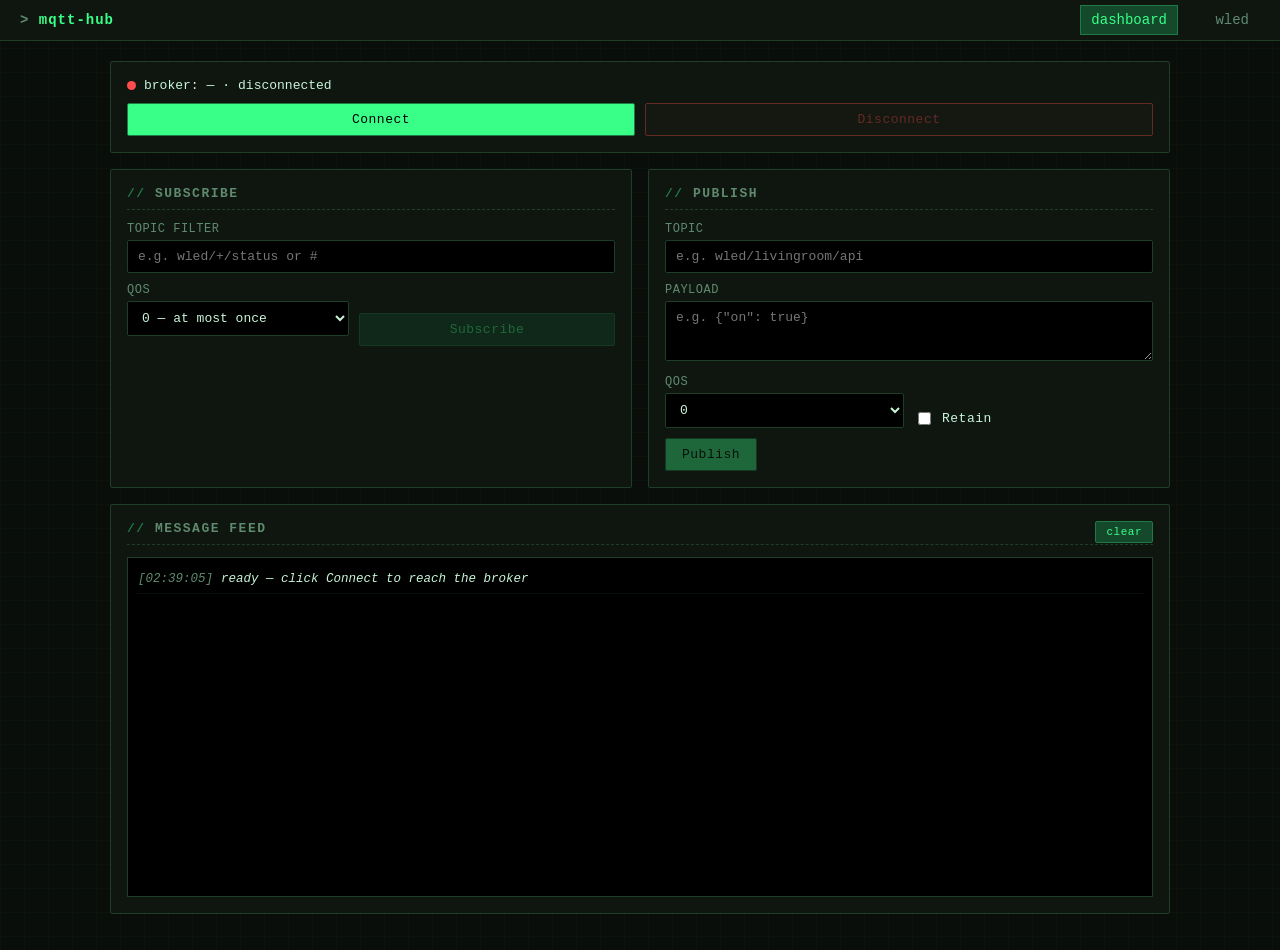
<file: web/index.html>
<!DOCTYPE html>
<html lang="en">
<head>
  <meta charset="UTF-8">
  <meta name="viewport" content="width=device-width, initial-scale=1.0">
  <title>MQTT Hub — Dashboard</title>
  <link rel="stylesheet" href="css/style.css">
</head>
<body>
  <header class="navbar">
    <a class="brand" href="index.html">mqtt-hub</a>
    <nav>
      <a href="index.html" class="active">dashboard</a>
      <a href="wled.html">wled</a>
    </nav>
  </header>

  <main class="container">
    <div class="panel">
      <div class="status-line">
        <span id="status-dot" class="dot offline"></span>
        <span>broker: <span id="broker-host">—</span></span>
        <span>·</span>
        <span id="status-text">disconnected</span>
      </div>
      <div class="row">
        <button type="button" id="btn-connect" class="primary">Connect</button>
        <button type="button" id="btn-disconnect" class="danger" disabled>Disconnect</button>
      </div>
    </div>

    <div class="grid">
      <div class="panel">
        <h2>Subscribe</h2>
        <label for="sub-topic">Topic filter</label>
        <input type="text" id="sub-topic" placeholder="e.g. wled/+/status or #">
        <div class="row">
          <div>
            <label for="sub-qos">QoS</label>
            <select id="sub-qos">
              <option value="0">0 — at most once</option>
              <option value="1">1 — at least once</option>
              <option value="2">2 — exactly once</option>
            </select>
          </div>
          <button type="button" id="btn-subscribe" disabled>Subscribe</button>
        </div>

        <ul class="sub-list" id="sub-list"></ul>
      </div>

      <div class="panel">
        <h2>Publish</h2>
        <label for="pub-topic">Topic</label>
        <input type="text" id="pub-topic" placeholder="e.g. wled/livingroom/api">

        <label for="pub-payload">Payload</label>
        <textarea id="pub-payload" placeholder='e.g. {"on": true}'></textarea>

        <div class="row">
          <div>
            <label for="pub-qos">QoS</label>
            <select id="pub-qos">
              <option value="0">0</option>
              <option value="1">1</option>
              <option value="2">2</option>
            </select>
          </div>
          <div class="checkbox-row">
            <input type="checkbox" id="pub-retain">
            <label for="pub-retain">Retain</label>
          </div>
        </div>
        <button type="button" id="btn-publish" class="primary" disabled>Publish</button>
      </div>
    </div>

    <div class="panel">
      <h2>Message Feed <span class="panel-header-action"><button type="button" id="btn-clear-feed" class="small">clear</button></span></h2>
      <div class="feed" id="feed"></div>
    </div>
  </main>

  <script src="js/paho-mqtt-min.js"></script>
  <script src="js/app.js"></script>
</body>
</html>
</file>
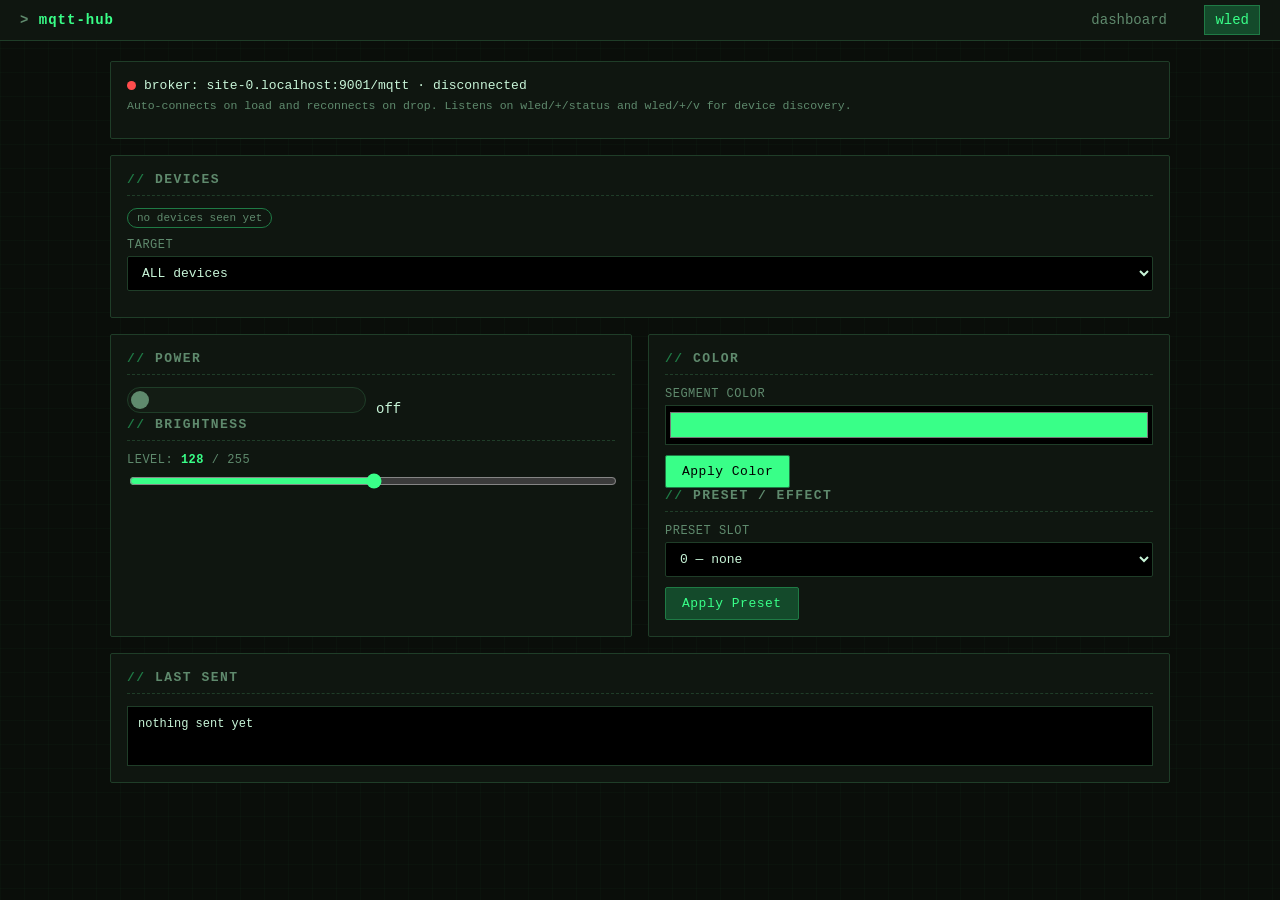
<file: web/wled.html>
<!DOCTYPE html>
<html lang="en">
<head>
  <meta charset="UTF-8">
  <meta name="viewport" content="width=device-width, initial-scale=1.0">
  <title>MQTT Hub — WLED Control</title>
  <link rel="stylesheet" href="css/style.css">
</head>
<body>
  <header class="navbar">
    <a class="brand" href="index.html">mqtt-hub</a>
    <nav>
      <a href="index.html">dashboard</a>
      <a href="wled.html" class="active">wled</a>
    </nav>
  </header>

  <main class="container">
    <div class="panel">
      <div class="status-line">
        <span id="status-dot" class="dot offline"></span>
        <span>broker: <span id="broker-host">—</span></span>
        <span>·</span>
        <span id="status-text">disconnected</span>
      </div>
      <div class="hint">Auto-connects on load and reconnects on drop. Listens on wled/+/status and wled/+/v for device discovery.</div>
    </div>

    <div class="panel">
      <h2>Devices</h2>
      <div class="device-chips" id="device-chips">
        <span class="chip">no devices seen yet</span>
      </div>
      <label for="device-select">Target</label>
      <select id="device-select">
        <option value="ALL">ALL devices</option>
      </select>
    </div>

    <div class="grid">
      <div class="panel">
        <h2>Power</h2>
        <div class="row row--align-center">
          <label class="toggle toggle--fixed">
            <input type="checkbox" id="power-toggle">
            <span class="slider"></span>
          </label>
          <span id="power-label">off</span>
        </div>

        <h2 class="mt-16">Brightness</h2>
        <label for="brightness-slider">Level: <span class="brightness-value" id="brightness-value">128</span> / 255</label>
        <input type="range" id="brightness-slider" min="0" max="255" value="128">
      </div>

      <div class="panel">
        <h2>Color</h2>
        <label for="color-picker">Segment color</label>
        <input type="color" id="color-picker" value="#39ff88">
        <button type="button" id="btn-send-color" class="primary">Apply Color</button>

        <h2 class="mt-16">Preset / Effect</h2>
        <label for="preset-select">Preset slot</label>
        <select id="preset-select">
          <option value="0">0 — none</option>
          <option value="1">1</option>
          <option value="2">2</option>
          <option value="3">3</option>
          <option value="4">4</option>
          <option value="5">5</option>
          <option value="6">6</option>
          <option value="7">7</option>
          <option value="8">8</option>
        </select>
        <button type="button" id="btn-send-preset">Apply Preset</button>
      </div>
    </div>

    <div class="panel">
      <h2>Last Sent</h2>
      <div class="last-sent" id="last-sent">nothing sent yet</div>
    </div>
  </main>

  <script src="js/paho-mqtt-min.js"></script>
  <script>
    (function () {
      "use strict";

      const CLIENT_ID = "hub-wled-" + Math.random().toString(16).slice(2, 10);
      const RECONNECT_DELAY_MS = 3000;

      const state = {
        client: null,
        connected: false,
        devices: new Set(), // device ids seen via wled/+/status or wled/+/v
      };

      const el = {
        statusDot: document.getElementById("status-dot"),
        statusText: document.getElementById("status-text"),
        brokerHost: document.getElementById("broker-host"),

        deviceChips: document.getElementById("device-chips"),
        deviceSelect: document.getElementById("device-select"),

        powerToggle: document.getElementById("power-toggle"),
        powerLabel: document.getElementById("power-label"),

        brightnessSlider: document.getElementById("brightness-slider"),
        brightnessValue: document.getElementById("brightness-value"),

        colorPicker: document.getElementById("color-picker"),
        sendColorBtn: document.getElementById("btn-send-color"),

        presetSelect: document.getElementById("preset-select"),
        sendPresetBtn: document.getElementById("btn-send-preset"),

        lastSent: document.getElementById("last-sent"),
      };

      function setStatus(connected) {
        state.connected = connected;
        el.statusDot.classList.toggle("online", connected);
        el.statusDot.classList.toggle("offline", !connected);
        el.statusText.textContent = connected ? "connected" : "disconnected";
      }

      function hexToRgb(hex) {
        const clean = hex.replace("#", "");
        const num = parseInt(clean, 16);
        return [(num >> 16) & 255, (num >> 8) & 255, num & 255];
      }

      function targetTopics() {
        const target = el.deviceSelect.value;
        if (target === "ALL") {
          if (state.devices.size === 0) {
            // No devices discovered yet — broadcast to a wildcard-friendly
            // convention some WLED setups listen on, plus warn in Last Sent.
            return { target: "ALL", topics: ["wled/all/api"] };
          }
          return {
            target: "ALL",
            topics: Array.from(state.devices).map((d) => "wled/" + d + "/api"),
          };
        }
        return { target, topics: ["wled/" + target + "/api"] };
      }

      function showLastSent(target, topics, payloadObj) {
        const payloadStr = JSON.stringify(payloadObj);
        el.lastSent.innerHTML =
          '<span class="k">target:</span> <span class="v">' + target + "</span>\n" +
          '<span class="k">topic(s):</span> <span class="v">' + topics.join(", ") + "</span>\n" +
          '<span class="k">payload:</span> <span class="v">' + payloadStr + "</span>";
      }

      function publishApi(payloadObj) {
        if (!state.client || !state.connected) return;
        const { target, topics } = targetTopics();
        const payloadStr = JSON.stringify(payloadObj);

        topics.forEach((topic) => {
          const message = new Paho.Message(payloadStr);
          message.destinationName = topic;
          message.qos = 0;
          state.client.send(message);
        });

        showLastSent(target, topics, payloadObj);
      }

      function addDevice(deviceId) {
        if (!deviceId || state.devices.has(deviceId)) return;
        state.devices.add(deviceId);

        // Add to dropdown
        const opt = document.createElement("option");
        opt.value = deviceId;
        opt.textContent = deviceId;
        el.deviceSelect.appendChild(opt);

        renderChips();
      }

      function renderChips() {
        el.deviceChips.innerHTML = "";
        if (state.devices.size === 0) {
          const span = document.createElement("span");
          span.className = "chip";
          span.textContent = "no devices seen yet";
          el.deviceChips.appendChild(span);
          return;
        }
        state.devices.forEach((d) => {
          const span = document.createElement("span");
          span.className = "chip seen";
          span.textContent = d;
          el.deviceChips.appendChild(span);
        });
      }

      function extractDeviceId(topic) {
        // wled/{device}/status  or  wled/{device}/v
        const parts = topic.split("/");
        return parts.length >= 2 ? parts[1] : null;
      }

      function connect() {
        const host = window.location.hostname || "192.168.4.1";
        el.brokerHost.textContent = host + ":9001/mqtt";

        const client = new Paho.Client(host, Number(9001), "/mqtt", CLIENT_ID);

        client.onConnectionLost = function () {
          setStatus(false);
          setTimeout(connect, RECONNECT_DELAY_MS);
        };

        client.onMessageArrived = function (message) {
          const deviceId = extractDeviceId(message.destinationName);
          if (deviceId) addDevice(deviceId);
        };

        client.connect({
          useSSL: window.location.protocol === "https:",
          timeout: 8,
          onSuccess: function () {
            setStatus(true);
            client.subscribe("wled/+/status", { qos: 0 });
            client.subscribe("wled/+/v", { qos: 0 });
          },
          onFailure: function () {
            setStatus(false);
            setTimeout(connect, RECONNECT_DELAY_MS);
          },
        });

        state.client = client;
      }

      // --- Controls ---

      el.powerToggle.addEventListener("change", function () {
        const on = el.powerToggle.checked;
        el.powerLabel.textContent = on ? "on" : "off";
        publishApi({ on });
      });

      el.brightnessSlider.addEventListener("input", function () {
        el.brightnessValue.textContent = el.brightnessSlider.value;
      });

      el.brightnessSlider.addEventListener("change", function () {
        publishApi({ bri: Number(el.brightnessSlider.value) });
      });

      el.sendColorBtn.addEventListener("click", function () {
        const rgb = hexToRgb(el.colorPicker.value);
        publishApi({ seg: [{ col: [rgb] }] });
      });

      el.sendPresetBtn.addEventListener("click", function () {
        publishApi({ ps: Number(el.presetSelect.value) });
      });

      connect();
    })();
  </script>
</body>
</html>
</file>
<file: web/css/style.css>
/* MQTT Hub — shared terminal aesthetic
   Palette: void black bg, phosphor green primary, amber warning,
   red error, dim green for secondary text. Everything monospace. */

:root {
  --bg: #0a0e0a;
  --bg-panel: #0f1610;
  --bg-panel-raised: #131c14;
  --green: #39ff88;
  --green-dim: #1f7a45;
  --green-faint: #144a2b;
  --amber: #ffb02e;
  --red: #ff4d4d;
  --text: #c8f5d8;
  --text-dim: #5f8a6d;
  --border: #1f3d28;
  --font-mono: "JetBrains Mono", "Fira Code", "Courier New", monospace;
}

* {
  box-sizing: border-box;
}

html, body {
  margin: 0;
  padding: 0;
  background: var(--bg);
  color: var(--text);
  font-family: var(--font-mono);
  font-size: 14px;
}

body {
  background-image:
    linear-gradient(rgb(57 255 136 / 2%) 1px, transparent 1px),
    linear-gradient(90deg, rgb(57 255 136 / 2%) 1px, transparent 1px);
  background-size: 24px 24px;
  min-height: 100vh;
}

::selection {
  background: var(--green-dim);
  color: #000;
}

a {
  color: var(--green);
}

/* --- Nav bar --- */
.navbar {
  display: flex;
  align-items: center;
  justify-content: space-between;
  padding: 12px 20px;
  border-bottom: 1px solid var(--border);
  background: var(--bg-panel);
}

.navbar .brand {
  color: var(--green);
  font-weight: 700;
  letter-spacing: 1px;
  text-decoration: none;
}

.navbar .brand::before {
  content: "> ";
  color: var(--text-dim);
}

.navbar nav a {
  margin-left: 18px;
  text-decoration: none;
  color: var(--text-dim);
  padding: 6px 10px;
  border: 1px solid transparent;
  transition: border-color 0.15s ease, color 0.15s ease;
}

.navbar nav a:hover {
  color: var(--green);
  border-color: var(--green-dim);
}

.navbar nav a.active {
  color: var(--green);
  border-color: var(--green-dim);
  background: var(--green-faint);
}

/* --- Layout --- */
.container {
  max-width: 1100px;
  margin: 0 auto;
  padding: 20px;
}

.grid {
  display: grid;
  grid-template-columns: 1fr 1fr;
  gap: 16px;
}

@media (width <= 800px) {
  .grid {
    grid-template-columns: 1fr;
  }
}

.panel {
  background: var(--bg-panel);
  border: 1px solid var(--border);
  border-radius: 2px;
  padding: 16px;
  margin-bottom: 16px;
}

.panel h2 {
  margin: 0 0 12px;
  font-size: 13px;
  text-transform: uppercase;
  letter-spacing: 1.5px;
  color: var(--text-dim);
  border-bottom: 1px dashed var(--border);
  padding-bottom: 8px;
}

.panel h2::before {
  content: "// ";
  color: var(--green-dim);
}

.panel-header-action {
  float: right;
}

/* Utility classes (replace one-off inline styles) */
.row--align-center {
  align-items: center;
}

.toggle--fixed {
  flex: 0 0 auto;
}

.mt-16 {
  margin-top: 16px;
}

/* --- Status indicators --- */
.status-line {
  display: flex;
  align-items: center;
  gap: 8px;
  font-size: 13px;
  margin-bottom: 10px;
}

.dot {
  width: 9px;
  height: 9px;
  border-radius: 50%;
  background: var(--text-dim);
  box-shadow: 0 0 0 rgb(0 0 0 / 0%);
  flex-shrink: 0;
}

.dot.online {
  background: var(--green);
  box-shadow: 0 0 8px var(--green);
  animation: pulse 2s infinite ease-in-out;
}

.dot.offline {
  background: var(--red);
}

@keyframes pulse {
  0%, 100% { opacity: 1; }
  50% { opacity: 0.4; }
}

/* --- Form controls --- */
label {
  display: block;
  font-size: 12px;
  color: var(--text-dim);
  margin-bottom: 4px;
  text-transform: uppercase;
  letter-spacing: 0.5px;
}

input[type="text"],
input[type="number"],
select,
textarea {
  width: 100%;
  background: #000;
  color: var(--text);
  border: 1px solid var(--border);
  padding: 8px 10px;
  font-family: var(--font-mono);
  font-size: 13px;
  border-radius: 2px;
  margin-bottom: 10px;
}

input[type="text"]:focus,
input[type="number"]:focus,
select:focus,
textarea:focus {
  outline: none;
  border-color: var(--green);
  box-shadow: 0 0 0 1px var(--green-dim);
}

textarea {
  resize: vertical;
  min-height: 60px;
}

input[type="range"] {
  width: 100%;
  accent-color: var(--green);
  margin-bottom: 10px;
}

input[type="color"] {
  width: 100%;
  height: 40px;
  background: #000;
  border: 1px solid var(--border);
  padding: 2px;
  margin-bottom: 10px;
  cursor: pointer;
}

.row {
  display: flex;
  gap: 10px;
  align-items: flex-end;
}

.row > * {
  flex: 1;
}

.checkbox-row {
  display: flex;
  align-items: center;
  gap: 8px;
  margin-bottom: 10px;
}

.checkbox-row label {
  margin: 0;
  text-transform: none;
  font-size: 13px;
  color: var(--text);
}

/* --- Buttons --- */
button {
  font-family: var(--font-mono);
  background: var(--green-faint);
  color: var(--green);
  border: 1px solid var(--green-dim);
  padding: 8px 16px;
  border-radius: 2px;
  cursor: pointer;
  font-size: 13px;
  letter-spacing: 0.5px;
  transition: background 0.15s ease, color 0.15s ease;
}

button:hover:not(:disabled) {
  background: var(--green-dim);
  color: #000;
}

button:disabled {
  opacity: 0.35;
  cursor: not-allowed;
}

button.danger {
  background: rgb(255 77 77 / 8%);
  border-color: var(--red);
  color: var(--red);
}

button.danger:hover:not(:disabled) {
  background: var(--red);
  color: #000;
}

button.primary {
  background: var(--green);
  color: #000;
}

button.primary:hover:not(:disabled) {
  background: #4dffa0;
}

button.small {
  padding: 4px 10px;
  font-size: 11px;
}

/* --- Toggle switch (WLED power) --- */
.toggle {
  position: relative;
  display: inline-block;
  width: 50px;
  height: 26px;
}

.toggle input {
  opacity: 0;
  width: 0;
  height: 0;
}

.toggle .slider {
  position: absolute;
  cursor: pointer;
  inset: 0;
  background: var(--bg-panel-raised);
  border: 1px solid var(--border);
  border-radius: 26px;
  transition: 0.2s;
}

.toggle .slider::before {
  content: "";
  position: absolute;
  height: 18px;
  width: 18px;
  left: 3px;
  bottom: 3px;
  background: var(--text-dim);
  border-radius: 50%;
  transition: 0.2s;
}

.toggle input:checked + .slider {
  border-color: var(--green);
}

.toggle input:checked + .slider::before {
  transform: translateX(24px);
  background: var(--green);
  box-shadow: 0 0 6px var(--green);
}

/* --- Message feed --- */
.feed {
  height: 340px;
  overflow-y: auto;
  background: #000;
  border: 1px solid var(--border);
  padding: 8px;
  font-size: 12.5px;
  line-height: 1.5;
}

.feed::-webkit-scrollbar {
  width: 8px;
}

.feed::-webkit-scrollbar-track {
  background: #000;
}

.feed::-webkit-scrollbar-thumb {
  background: var(--green-dim);
}

.feed-entry {
  border-bottom: 1px solid rgb(57 255 136 / 6%);
  padding: 4px 2px;
  overflow-wrap: anywhere;
}

.feed-entry .ts {
  color: var(--text-dim);
  margin-right: 8px;
}

.feed-entry .topic {
  color: var(--amber);
  margin-right: 8px;
}

.feed-entry .payload {
  color: var(--text);
}

.feed-entry.system {
  color: var(--text-dim);
  font-style: italic;
}

.feed-entry.error {
  color: var(--red);
}

/* --- Subscriptions list --- */
.sub-list {
  list-style: none;
  margin: 0 0 10px;
  padding: 0;
}

.sub-list li {
  display: flex;
  justify-content: space-between;
  align-items: center;
  padding: 6px 8px;
  border: 1px solid var(--border);
  border-radius: 2px;
  margin-bottom: 6px;
  font-size: 12.5px;
}

.sub-list li .qos-badge {
  color: var(--text-dim);
  margin-right: 8px;
  font-size: 11px;
}

/* --- Last sent panel (WLED) --- */
.last-sent {
  background: #000;
  border: 1px solid var(--border);
  padding: 10px;
  font-size: 12px;
  white-space: pre-wrap;
  overflow-wrap: anywhere;
  min-height: 60px;
}

.last-sent .k {
  color: var(--text-dim);
}

.last-sent .v {
  color: var(--green);
}

/* --- Device chips (WLED discovery) --- */
.device-chips {
  display: flex;
  flex-wrap: wrap;
  gap: 6px;
  margin-bottom: 10px;
}

.chip {
  border: 1px solid var(--green-dim);
  color: var(--text-dim);
  padding: 3px 9px;
  border-radius: 12px;
  font-size: 11px;
}

.chip.seen {
  color: var(--green);
  border-color: var(--green);
}

/* --- Footer / misc --- */
.hint {
  color: var(--text-dim);
  font-size: 11.5px;
  margin-top: -4px;
  margin-bottom: 10px;
}

.brightness-value,
.preset-value {
  color: var(--green);
  font-weight: bold;
}
</file>
